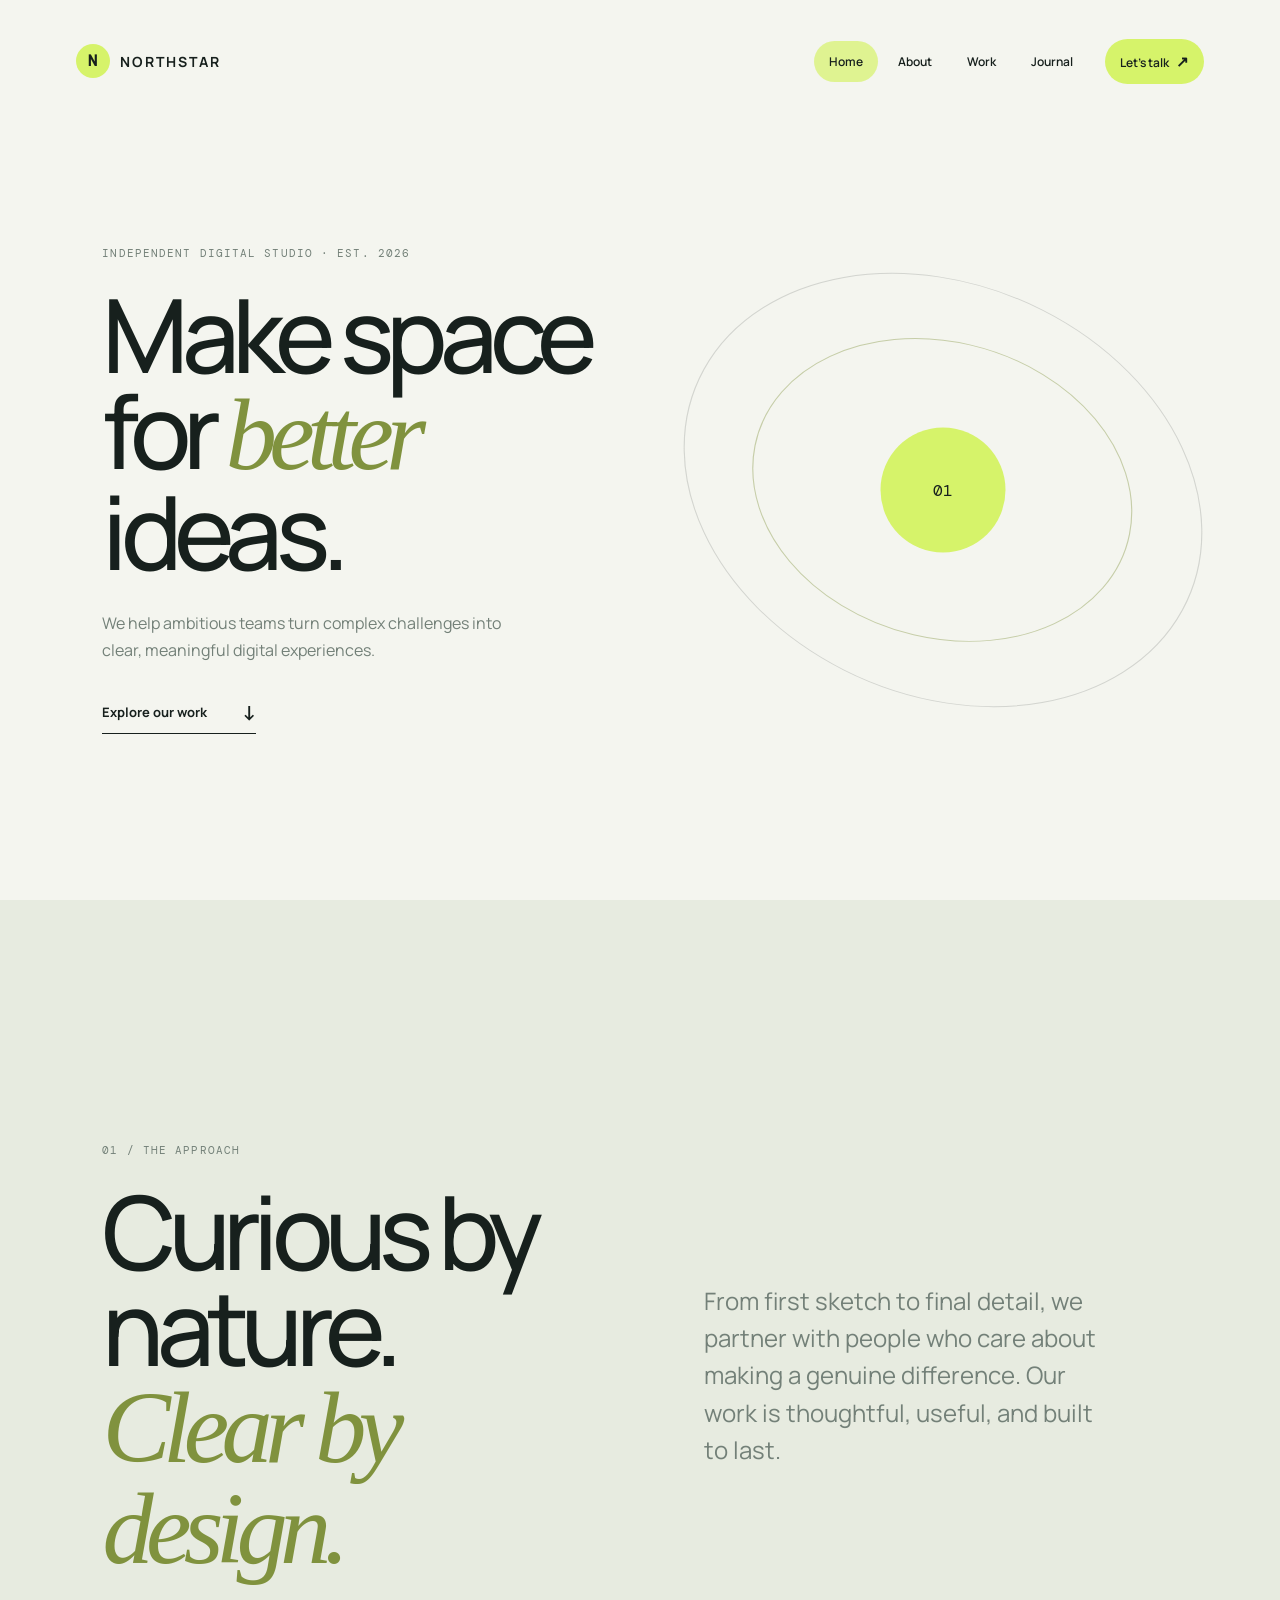
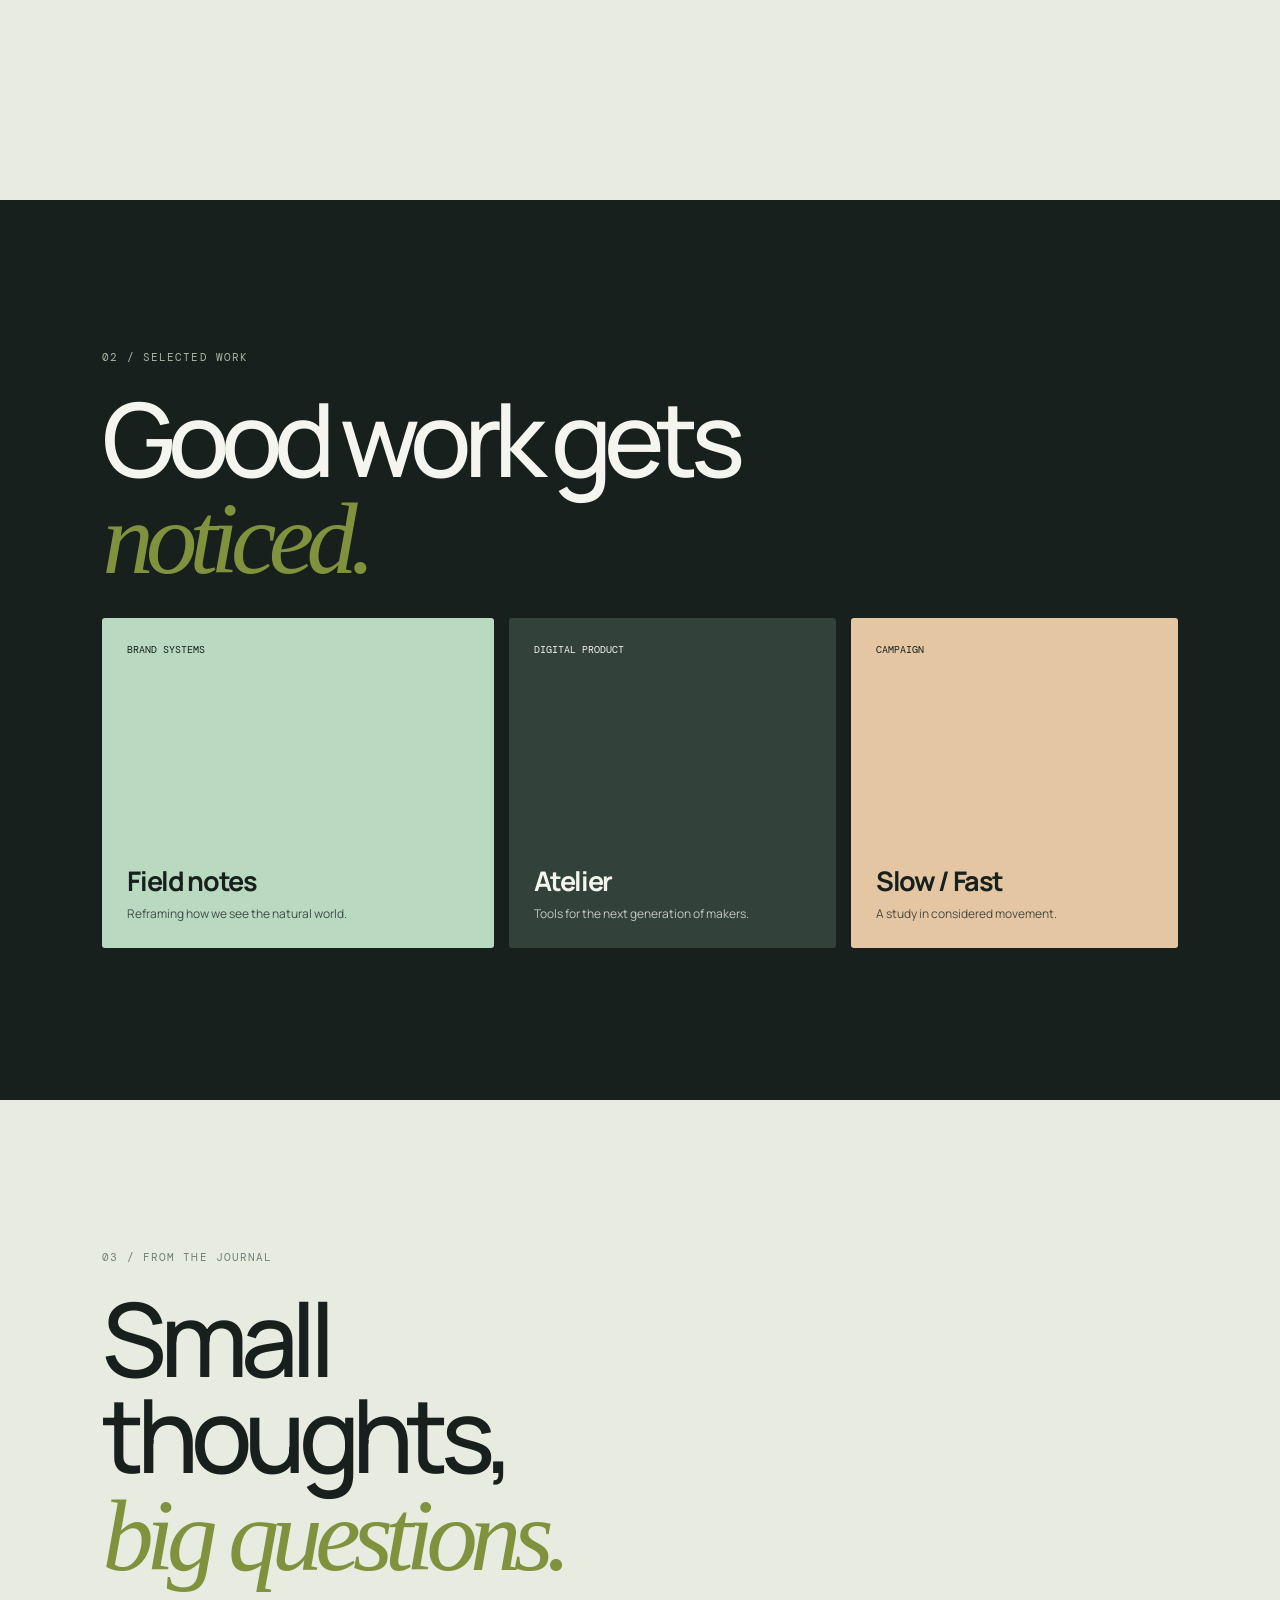
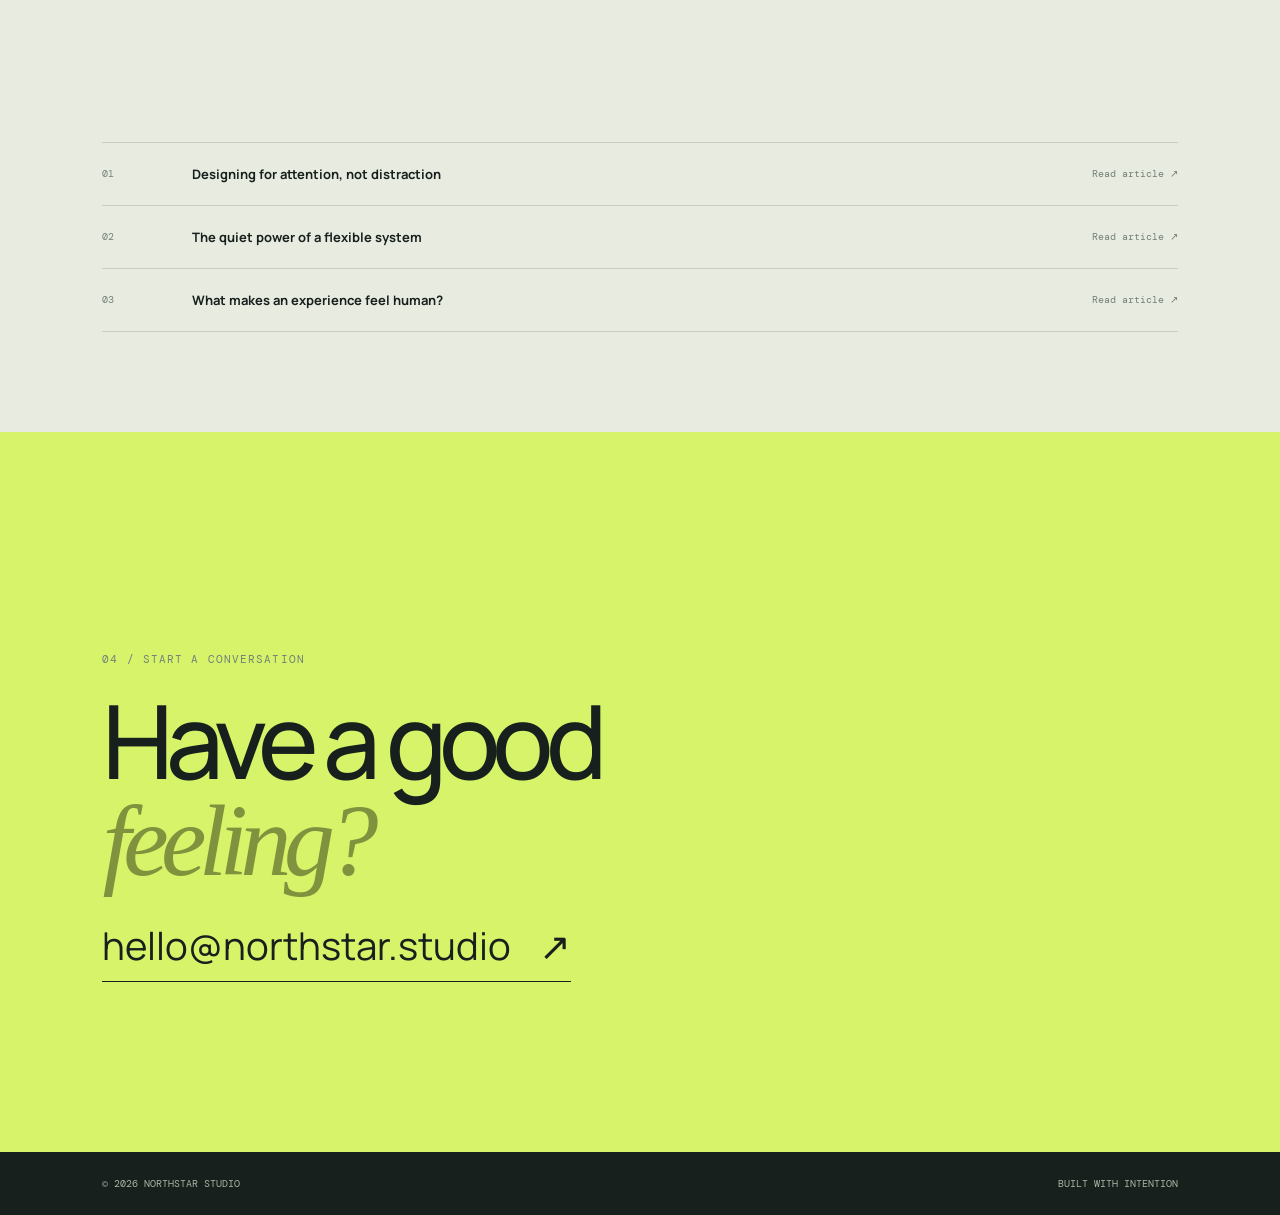
<file: PRODIGY_WD_01/index.html>
<!DOCTYPE html>
<html lang="en">
<head>
  <meta charset="UTF-8">
  <meta name="viewport" content="width=device-width, initial-scale=1.0">
  <meta name="description" content="A responsive interactive navigation menu demo.">
  <title>Northstar | Interactive Navigation</title>
  <link rel="stylesheet" href="styles.css">
</head>
<body>
  <header class="site-header" id="site-header">
    <nav class="navbar" aria-label="Main navigation">
      <a class="brand" href="#home" aria-label="Northstar home">
        <span class="brand-mark" aria-hidden="true">N</span>
        <span>northstar</span>
      </a>

      <button class="menu-toggle" type="button" aria-expanded="false" aria-controls="primary-menu">
        <span class="sr-only">Toggle navigation</span>
        <span></span>
        <span></span>
        <span></span>
      </button>

      <ul class="nav-links" id="primary-menu">
        <li><a class="nav-link active" href="#home">Home</a></li>
        <li><a class="nav-link" href="#about">About</a></li>
        <li><a class="nav-link" href="#work">Work</a></li>
        <li><a class="nav-link" href="#journal">Journal</a></li>
        <li><a class="nav-link nav-cta" href="#contact">Let's talk <span aria-hidden="true">↗</span></a></li>
      </ul>
    </nav>
  </header>

  <main>
    <section class="hero section" id="home">
      <div class="hero-copy">
        <p class="eyebrow">Independent digital studio · Est. 2026</p>
        <h1>Make space<br>for <em>better</em> ideas.</h1>
        <p class="hero-description">We help ambitious teams turn complex challenges into clear, meaningful digital experiences.</p>
        <a class="text-link" href="#work">Explore our work <span aria-hidden="true">↓</span></a>
      </div>
      <div class="hero-orbit" aria-hidden="true">
        <div class="orbit orbit-one"></div>
        <div class="orbit orbit-two"></div>
        <div class="orbit-core">01</div>
      </div>
    </section>

    <section class="section content-section" id="about">
      <div class="section-heading">
        <p class="eyebrow">01 / The approach</p>
        <h2>Curious by nature.<br><em>Clear by design.</em></h2>
      </div>
      <p class="section-lede">From first sketch to final detail, we partner with people who care about making a genuine difference. Our work is thoughtful, useful, and built to last.</p>
    </section>

    <section class="section work-section" id="work">
      <div class="section-heading">
        <p class="eyebrow">02 / Selected work</p>
        <h2>Good work gets<br><em>noticed.</em></h2>
      </div>
      <div class="project-grid">
        <article class="project-card project-card-large"><span>Brand systems</span><h3>Field notes</h3><p>Reframing how we see the natural world.</p></article>
        <article class="project-card project-card-dark"><span>Digital product</span><h3>Atelier</h3><p>Tools for the next generation of makers.</p></article>
        <article class="project-card project-card-sand"><span>Campaign</span><h3>Slow / Fast</h3><p>A study in considered movement.</p></article>
      </div>
    </section>

    <section class="section journal-section" id="journal">
      <div class="section-heading">
        <p class="eyebrow">03 / From the journal</p>
        <h2>Small thoughts,<br><em>big questions.</em></h2>
      </div>
      <div class="journal-list">
        <a href="#journal"><span>01</span><strong>Designing for attention, not distraction</strong><span>Read article ↗</span></a>
        <a href="#journal"><span>02</span><strong>The quiet power of a flexible system</strong><span>Read article ↗</span></a>
        <a href="#journal"><span>03</span><strong>What makes an experience feel human?</strong><span>Read article ↗</span></a>
      </div>
    </section>

    <section class="section contact-section" id="contact">
      <p class="eyebrow">04 / Start a conversation</p>
      <h2>Have a good<br><em>feeling?</em></h2>
      <a class="contact-link" href="mailto:hello@northstar.studio">hello@northstar.studio <span aria-hidden="true">↗</span></a>
    </section>
  </main>

  <footer class="site-footer">
    <span>© 2026 Northstar Studio</span>
    <span>Built with intention</span>
  </footer>

  <script src="script.js"></script>
</body>
</html>
</file>
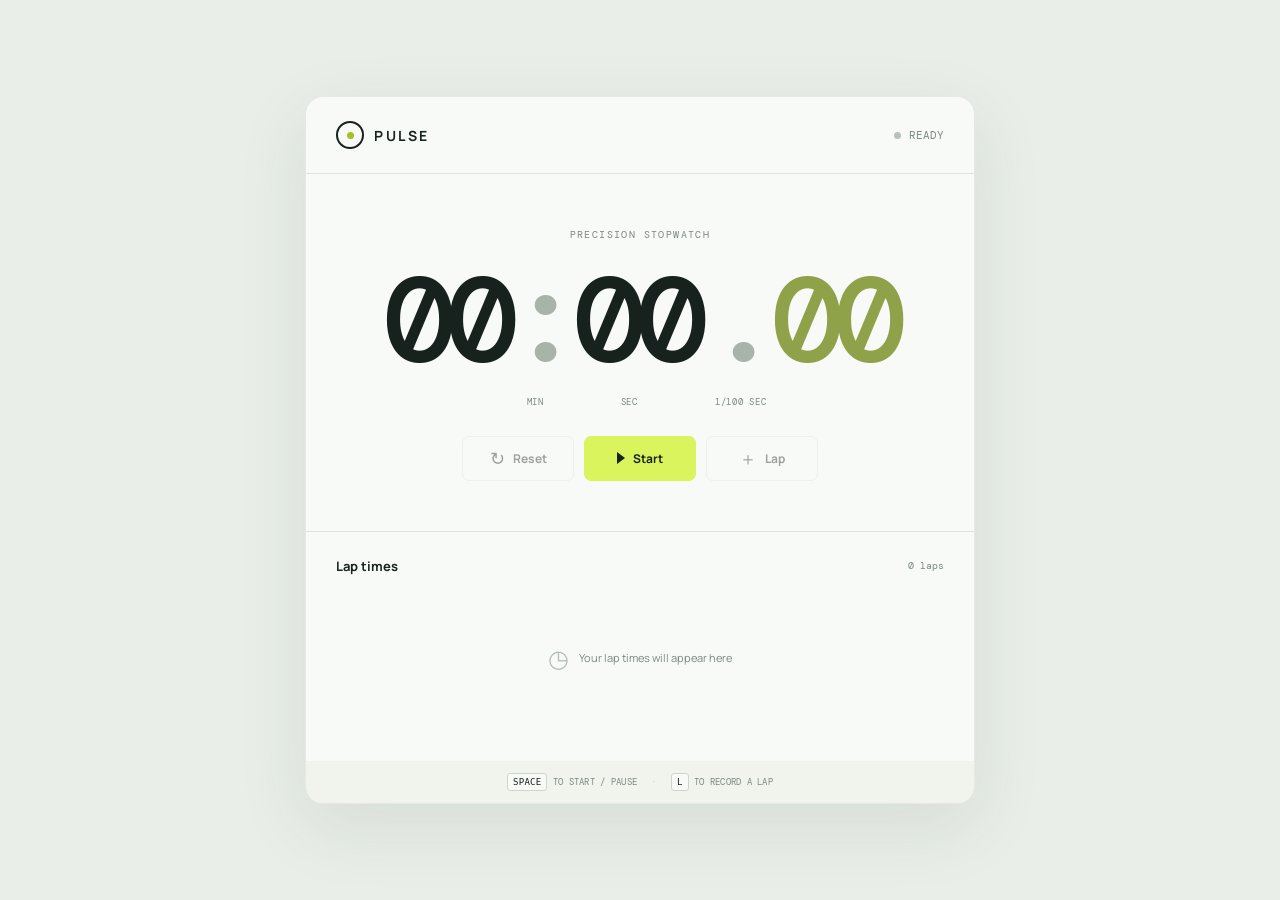
<file: PRODIGY_WD_02/index.html>
<!DOCTYPE html>
<html lang="en">
<head>
  <meta charset="UTF-8">
  <meta name="viewport" content="width=device-width, initial-scale=1.0">
  <meta name="description" content="A precision stopwatch with lap timing.">
  <title>Pulse Stopwatch</title>
  <link rel="stylesheet" href="styles.css">
</head>
<body>
  <main class="app-shell">
    <section class="stopwatch-card" aria-labelledby="page-title">
      <header class="app-header">
        <div class="brand">
          <span class="brand-icon" aria-hidden="true"><span></span></span>
          <span>pulse</span>
        </div>
        <span class="status"><span class="status-dot" aria-hidden="true"></span><span id="status-text">Ready</span></span>
      </header>

      <div class="display-area">
        <p class="eyebrow" id="page-title">Precision stopwatch</p>
        <div class="time-display" aria-live="polite" aria-atomic="true">
          <span id="minutes">00</span><span class="separator">:</span><span id="seconds">00</span><span class="separator decimal">.</span><span class="milliseconds" id="milliseconds">00</span>
        </div>
        <p class="time-label"><span>MIN</span><span>SEC</span><span>1/100 SEC</span></p>
      </div>

      <div class="controls" aria-label="Stopwatch controls">
        <button class="control-button secondary" id="reset-button" type="button" disabled>
          <span class="button-icon" aria-hidden="true">↻</span> Reset
        </button>
        <button class="control-button primary" id="start-button" type="button">
          <span class="button-icon play-icon" aria-hidden="true"></span><span id="start-label">Start</span>
        </button>
        <button class="control-button secondary" id="lap-button" type="button" disabled>
          <span class="button-icon" aria-hidden="true">＋</span> Lap
        </button>
      </div>

      <div class="laps-panel">
        <div class="laps-heading">
          <h2>Lap times</h2>
          <span id="lap-count">0 laps</span>
        </div>
        <div class="laps-empty" id="laps-empty">
          <span class="empty-icon" aria-hidden="true">◷</span>
          <p>Your lap times will appear here</p>
        </div>
        <ol class="lap-list" id="lap-list" aria-label="Recorded lap times"></ol>
      </div>

      <footer class="keyboard-hint"><kbd>SPACE</kbd> to start / pause <span>·</span> <kbd>L</kbd> to record a lap</footer>
    </section>
  </main>
  <script src="script.js"></script>
</body>
</html>
</file>
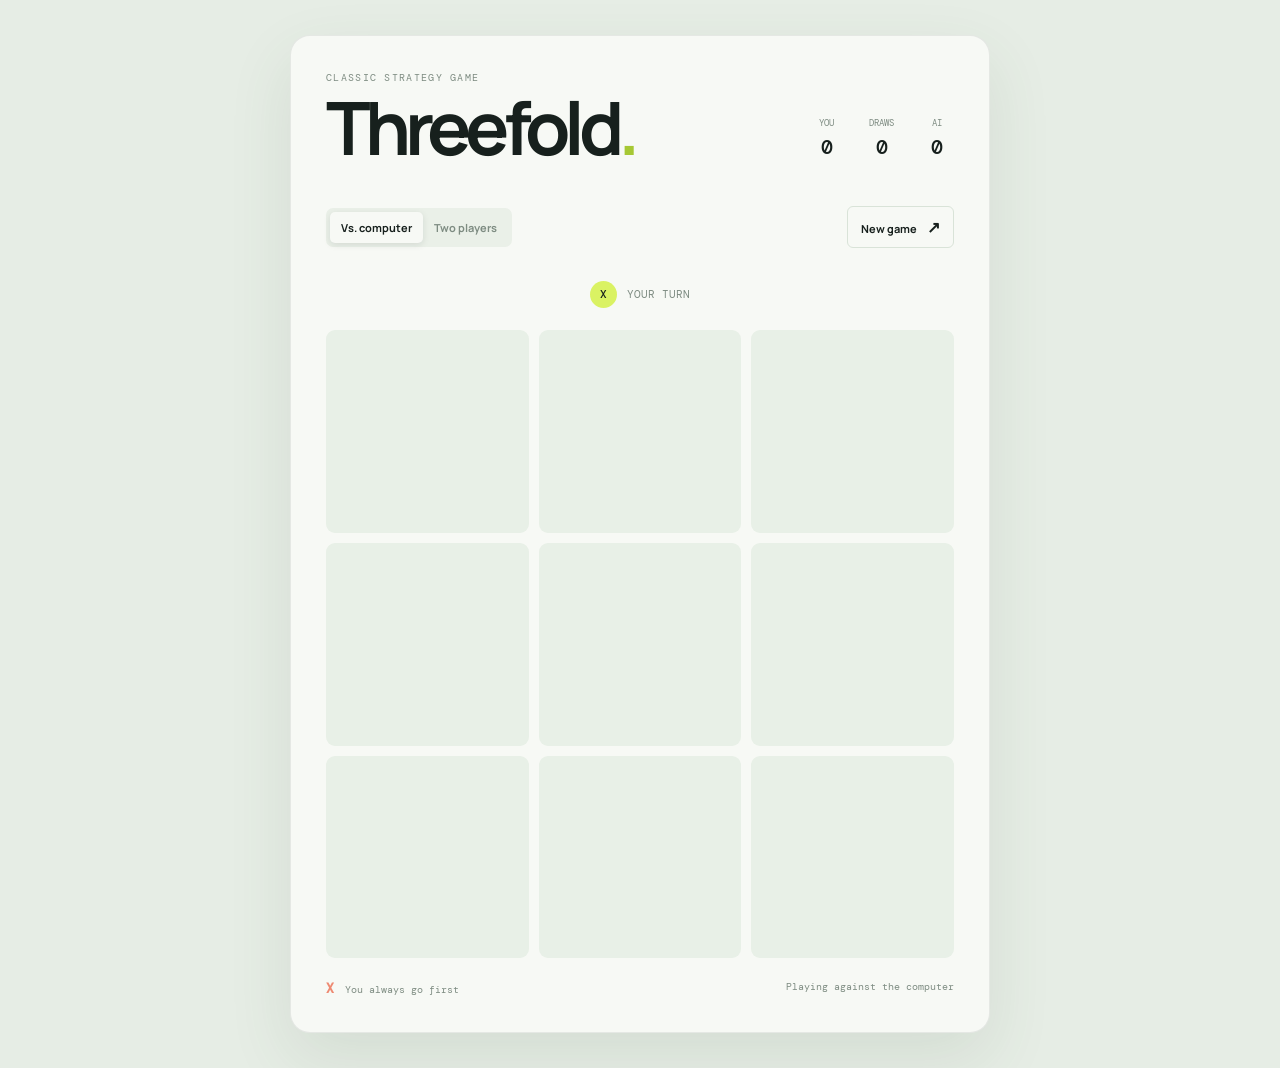
<file: PRODIGY_WD_03/index.html>
<!DOCTYPE html>
<html lang="en">
<head>
  <meta charset="UTF-8">
  <meta name="viewport" content="width=device-width, initial-scale=1.0">
  <meta name="description" content="A responsive Tic-Tac-Toe game for two players or player versus AI.">
  <title>Threefold | Tic-Tac-Toe</title>
  <link rel="stylesheet" href="styles.css">
</head>
<body>
  <main class="game-shell">
    <section class="game-card" aria-labelledby="game-title">
      <header class="game-header">
        <div>
          <p class="eyebrow">Classic strategy game</p>
          <h1 id="game-title">Threefold<span>.</span></h1>
        </div>
        <div class="scoreboard" aria-label="Scoreboard">
          <div><span class="score-label">You</span><strong id="player-score">0</strong></div>
          <div><span class="score-label">Draws</span><strong id="draw-score">0</strong></div>
          <div><span class="score-label" id="opponent-label">AI</span><strong id="opponent-score">0</strong></div>
        </div>
      </header>

      <div class="game-toolbar">
        <div class="mode-switch" role="group" aria-label="Game mode">
          <button class="mode-button active" type="button" data-mode="ai">Vs. computer</button>
          <button class="mode-button" type="button" data-mode="human">Two players</button>
        </div>
        <button class="new-game-button" id="new-game" type="button">New game <span aria-hidden="true">↗</span></button>
      </div>

      <div class="turn-banner" id="turn-banner">
        <span class="turn-marker" id="turn-marker">X</span>
        <span id="turn-message">Your turn</span>
      </div>

      <div class="board" id="board" role="grid" aria-label="Tic-Tac-Toe board">
        <button class="cell" type="button" data-index="0" role="gridcell" aria-label="Empty cell 1"></button>
        <button class="cell" type="button" data-index="1" role="gridcell" aria-label="Empty cell 2"></button>
        <button class="cell" type="button" data-index="2" role="gridcell" aria-label="Empty cell 3"></button>
        <button class="cell" type="button" data-index="3" role="gridcell" aria-label="Empty cell 4"></button>
        <button class="cell" type="button" data-index="4" role="gridcell" aria-label="Empty cell 5"></button>
        <button class="cell" type="button" data-index="5" role="gridcell" aria-label="Empty cell 6"></button>
        <button class="cell" type="button" data-index="6" role="gridcell" aria-label="Empty cell 7"></button>
        <button class="cell" type="button" data-index="7" role="gridcell" aria-label="Empty cell 8"></button>
        <button class="cell" type="button" data-index="8" role="gridcell" aria-label="Empty cell 9"></button>
      </div>

      <footer class="game-footer">
        <span><b class="legend-x">X</b> You always go first</span>
        <span id="footer-mode">Playing against the computer</span>
      </footer>
    </section>
  </main>
  <script src="script.js"></script>
</body>
</html>
</file>
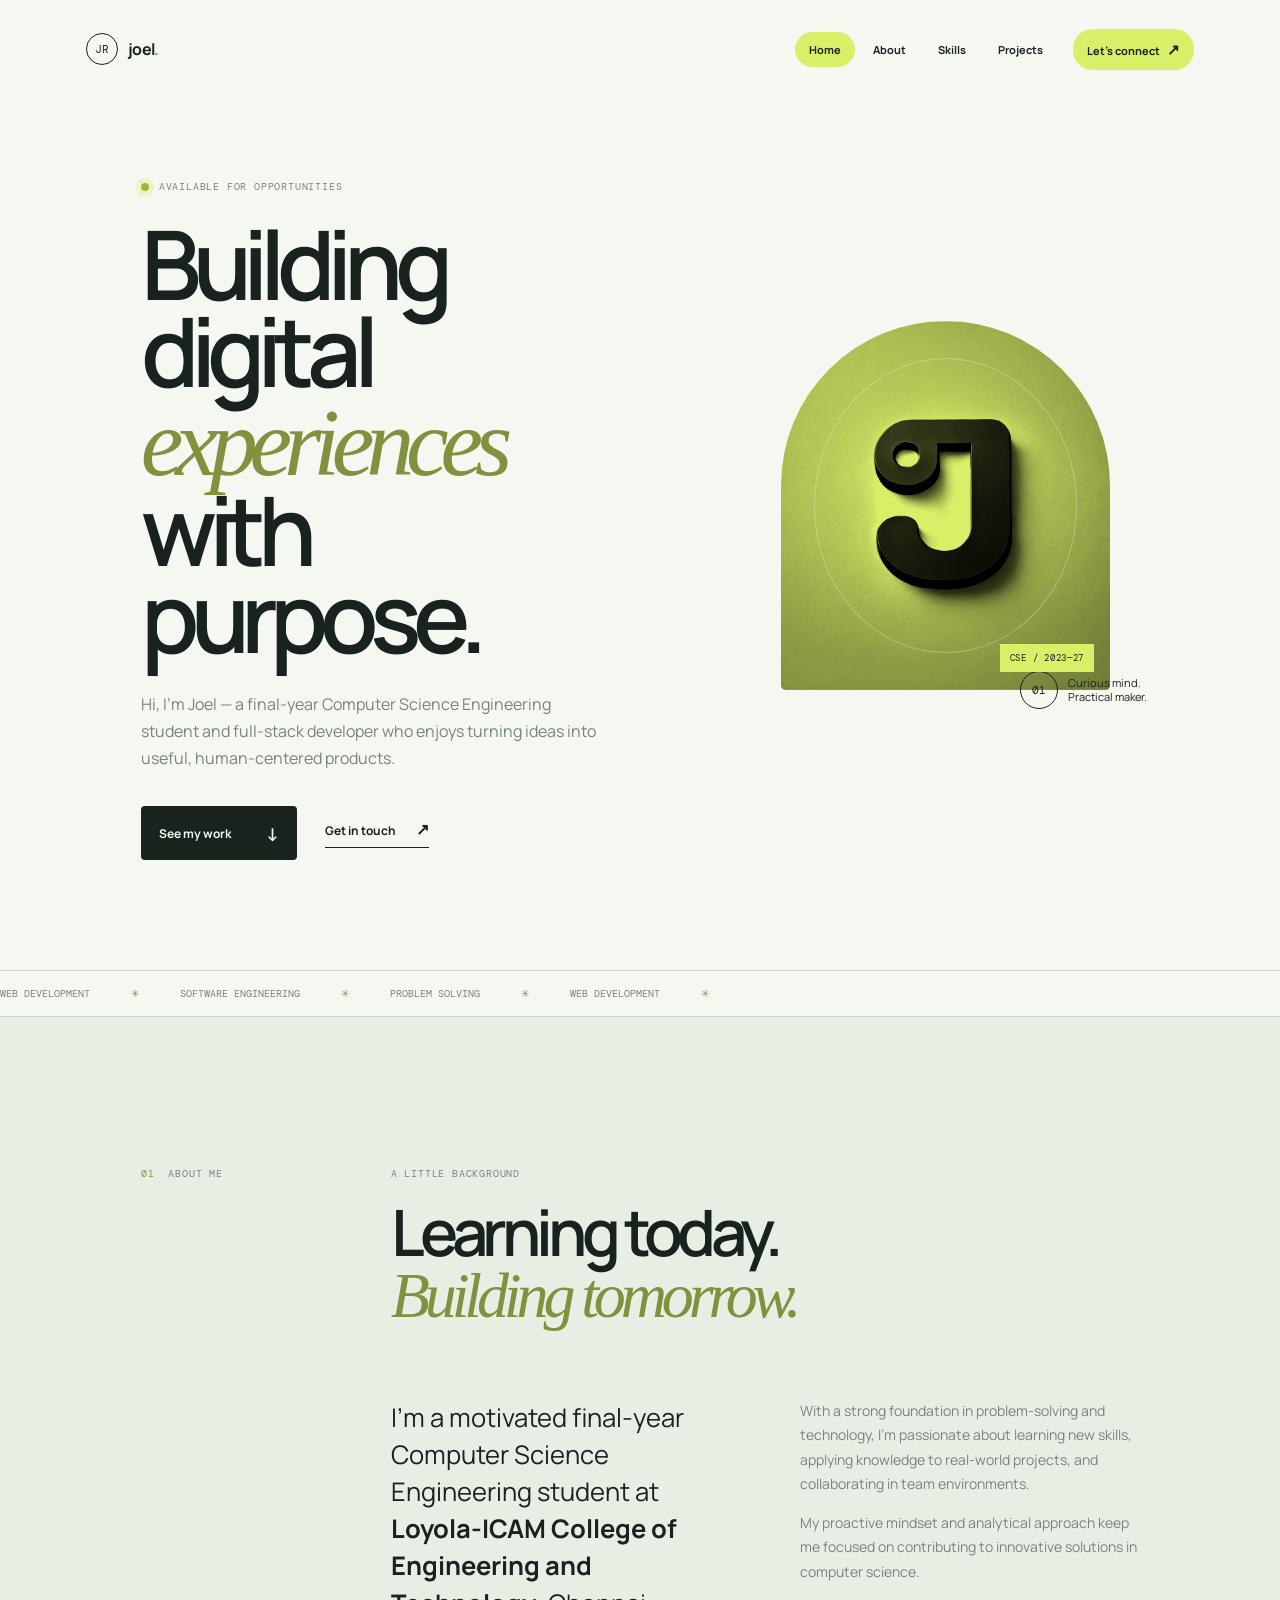
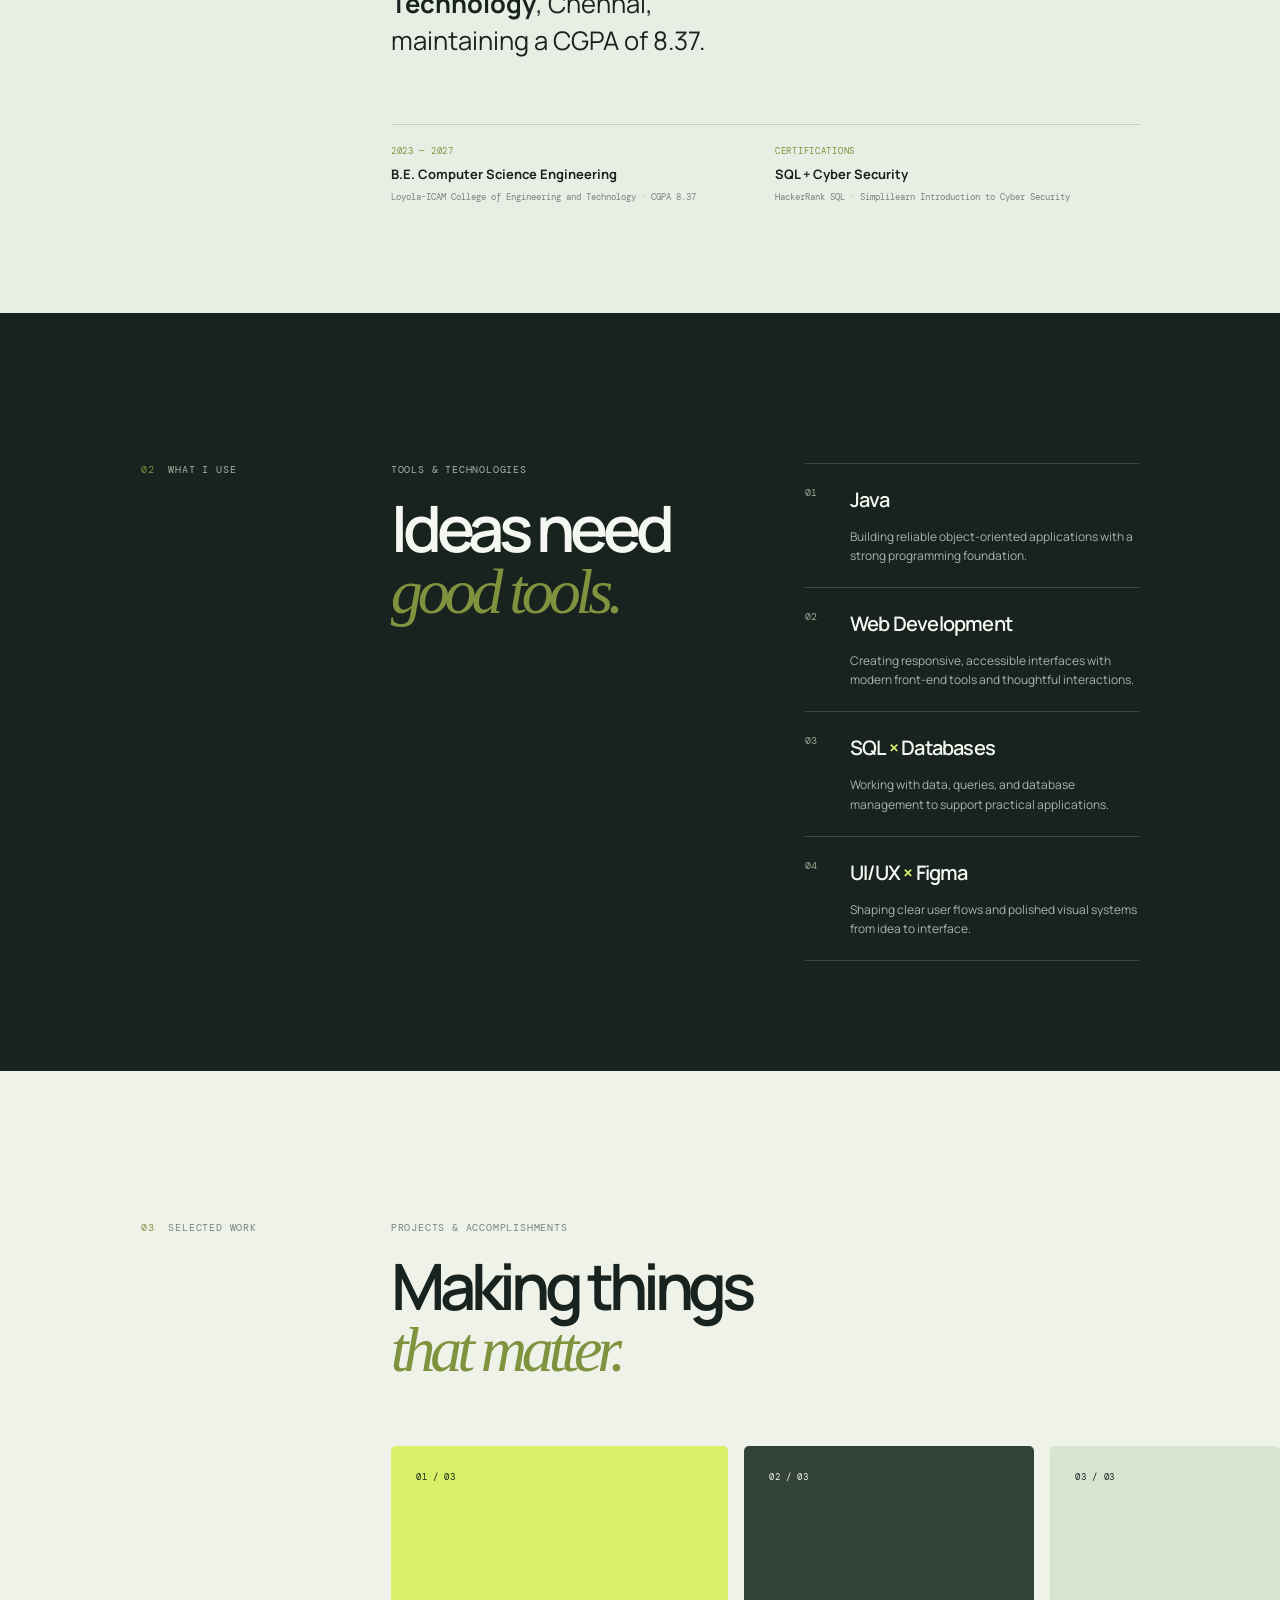
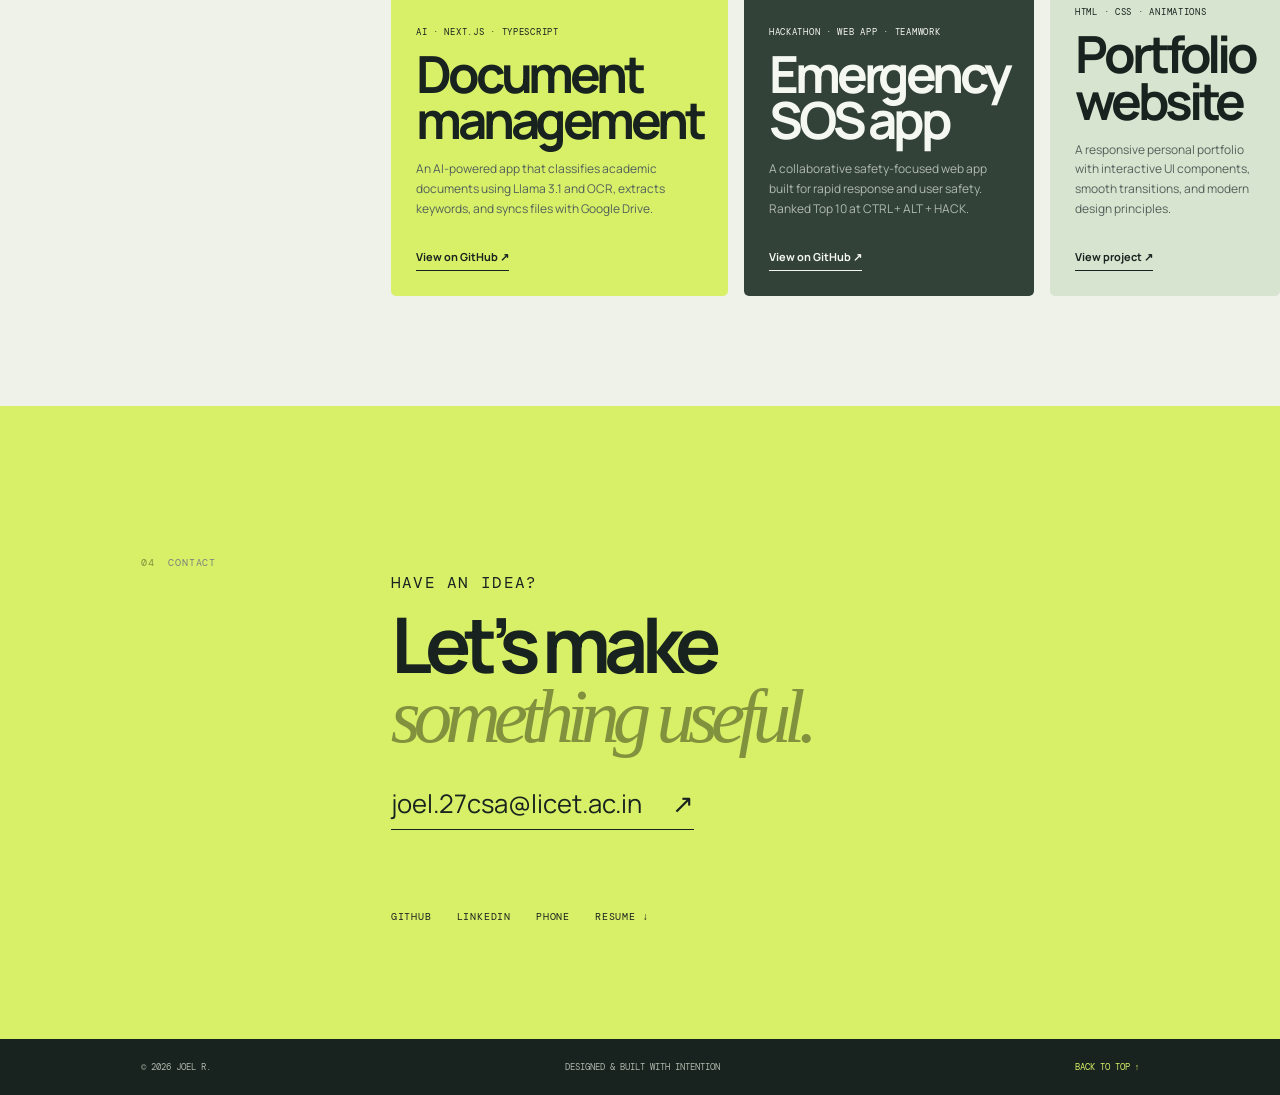
<file: PRODIGY_WD_04/index.html>
<!DOCTYPE html>
<html lang="en">
<head>
  <meta charset="UTF-8">
  <meta name="viewport" content="width=device-width, initial-scale=1.0">
  <meta name="description" content="Joel R. — Computer Science Engineering student and aspiring web developer.">
  <title>Joel R. | Developer Portfolio</title>
  <link rel="preconnect" href="https://fonts.googleapis.com">
  <link rel="preconnect" href="https://fonts.gstatic.com" crossorigin>
  <link href="https://fonts.googleapis.com/css2?family=DM+Mono:wght@400;500&family=Manrope:wght@500;600;700;800&display=swap" rel="stylesheet">
  <link rel="stylesheet" href="styles.css">
</head>
<body>
  <header class="site-header" id="top">
    <nav class="navbar" aria-label="Primary navigation">
      <a class="brand" href="#home" aria-label="Joel R. home"><span>JR</span><b>joel<span>.</span></b></a>
      <button class="menu-toggle" type="button" aria-expanded="false" aria-controls="nav-menu"><span class="sr-only">Toggle menu</span><i></i><i></i></button>
      <ul class="nav-menu" id="nav-menu">
        <li><a class="nav-link active" href="#home">Home</a></li>
        <li><a class="nav-link" href="#about">About</a></li>
        <li><a class="nav-link" href="#skills">Skills</a></li>
        <li><a class="nav-link" href="#projects">Projects</a></li>
        <li><a class="nav-link nav-contact" href="#contact">Let's connect <span>↗</span></a></li>
      </ul>
    </nav>
  </header>

  <main>
    <section class="hero section" id="home">
      <div class="hero-copy reveal">
        <p class="kicker"><span class="pulse-dot"></span> Available for opportunities</p>
        <h1>Building digital<br><em>experiences</em> with<br>purpose.</h1>
        <p class="hero-intro">Hi, I’m Joel — a final-year Computer Science Engineering student and full-stack developer who enjoys turning ideas into useful, human-centered products.</p>
        <div class="hero-actions">
          <a class="button button-dark" href="#projects">See my work <span>↓</span></a>
          <a class="text-link" href="mailto:joel.27csa@licet.ac.in">Get in touch <span>↗</span></a>
        </div>
      </div>
      <div class="hero-visual reveal">
        <div class="portrait-frame">
          <div class="portrait-glow"></div>
          <img src="image.png" alt="Joel R. portrait">
          <span class="portrait-label">CSE / 2023—27</span>
        </div>
        <div class="orbit-note"><span>01</span><p>Curious mind.<br>Practical maker.</p></div>
      </div>
    </section>

    <section class="marquee" aria-label="Areas of interest">
      <div>WEB DEVELOPMENT <span>✳</span> SOFTWARE ENGINEERING <span>✳</span> PROBLEM SOLVING <span>✳</span> WEB DEVELOPMENT <span>✳</span></div>
    </section>

    <section class="section about-section" id="about">
      <div class="section-index"><span>01</span><span>About me</span></div>
      <div class="about-content">
        <div class="section-heading"><p class="eyebrow">A little background</p><h2>Learning today.<br><em>Building tomorrow.</em></h2></div>
        <div class="about-grid">
          <p class="large-copy">I’m a motivated final-year Computer Science Engineering student at <strong>Loyola-ICAM College of Engineering and Technology</strong>, Chennai, maintaining a CGPA of 8.37.</p>
          <div class="body-copy"><p>With a strong foundation in problem-solving and technology, I’m passionate about learning new skills, applying knowledge to real-world projects, and collaborating in team environments.</p><p>My proactive mindset and analytical approach keep me focused on contributing to innovative solutions in computer science.</p></div>
        </div>
        <div class="timeline">
          <div><span>2023 — 2027</span><strong>B.E. Computer Science Engineering</strong><small>Loyola-ICAM College of Engineering and Technology · CGPA 8.37</small></div>
          <div><span>Certifications</span><strong>SQL + Cyber Security</strong><small>HackerRank SQL · Simplilearn Introduction to Cyber Security</small></div>
        </div>
      </div>
    </section>

    <section class="section skills-section" id="skills">
      <div class="section-index"><span>02</span><span>What I use</span></div>
      <div class="skills-content">
        <div class="section-heading"><p class="eyebrow">Tools & technologies</p><h2>Ideas need<br><em>good tools.</em></h2></div>
        <div class="skills-list">
          <div class="skill"><span>01</span><h3>Java</h3><p>Building reliable object-oriented applications with a strong programming foundation.</p></div>
          <div class="skill"><span>02</span><h3>Web Development</h3><p>Creating responsive, accessible interfaces with modern front-end tools and thoughtful interactions.</p></div>
          <div class="skill"><span>03</span><h3>SQL <i>×</i> Databases</h3><p>Working with data, queries, and database management to support practical applications.</p></div>
          <div class="skill"><span>04</span><h3>UI/UX <i>×</i> Figma</h3><p>Shaping clear user flows and polished visual systems from idea to interface.</p></div>
        </div>
      </div>
    </section>

    <section class="section projects-section" id="projects">
      <div class="section-index"><span>03</span><span>Selected work</span></div>
      <div class="projects-content">
        <div class="section-heading"><p class="eyebrow">Projects & accomplishments</p><h2>Making things<br><em>that matter.</em></h2></div>
        <div class="project-grid">
          <article class="project-card project-primary"><div class="project-number">01 / 03</div><div><p class="project-type">AI · Next.js · TypeScript</p><h3>Document<br>management</h3><p class="project-description">An AI-powered app that classifies academic documents using Llama 3.1 and OCR, extracts keywords, and syncs files with Google Drive.</p><a href="https://github.com/Joel-29" target="_blank" rel="noreferrer">View on GitHub ↗</a></div></article>
          <article class="project-card project-secondary"><div class="project-number">02 / 03</div><div><p class="project-type">Hackathon · Web app · Teamwork</p><h3>Emergency<br>SOS app</h3><p class="project-description">A collaborative safety-focused web app built for rapid response and user safety. Ranked Top 10 at CTRL + ALT + HACK.</p><a href="https://github.com/Joel-29" target="_blank" rel="noreferrer">View on GitHub ↗</a></div></article>
          <article class="project-card project-tertiary"><div class="project-number">03 / 03</div><div><p class="project-type">HTML · CSS · Animations</p><h3>Portfolio<br>website</h3><p class="project-description">A responsive personal portfolio with interactive UI components, smooth transitions, and modern design principles.</p><a href="https://github.com/Joel-29/Project-2" target="_blank" rel="noreferrer">View project ↗</a></div></article>
        </div>
      </div>
    </section>

    <section class="section contact-section" id="contact">
      <div class="section-index"><span>04</span><span>Contact</span></div>
      <div class="contact-content"><p class="eyebrow">Have an idea?</p><h2>Let’s make<br><em>something useful.</em></h2><a class="email-link" href="mailto:joel.27csa@licet.ac.in">joel.27csa@licet.ac.in <span>↗</span></a><div class="social-links"><a href="https://github.com/Joel-29" target="_blank" rel="noreferrer">GitHub</a><a href="https://www.linkedin.com/in/joel-r-038800296" target="_blank" rel="noreferrer">LinkedIn</a><a href="tel:6380857958">Phone</a><a href="resume.pdf" download>Resume ↓</a></div></div>
    </section>
  </main>

  <footer class="site-footer"><span>© 2026 Joel R.</span><span>Designed & built with intention</span><a href="#top">Back to top ↑</a></footer>
  <script src="script.js"></script>
</body>
</html>
</file>
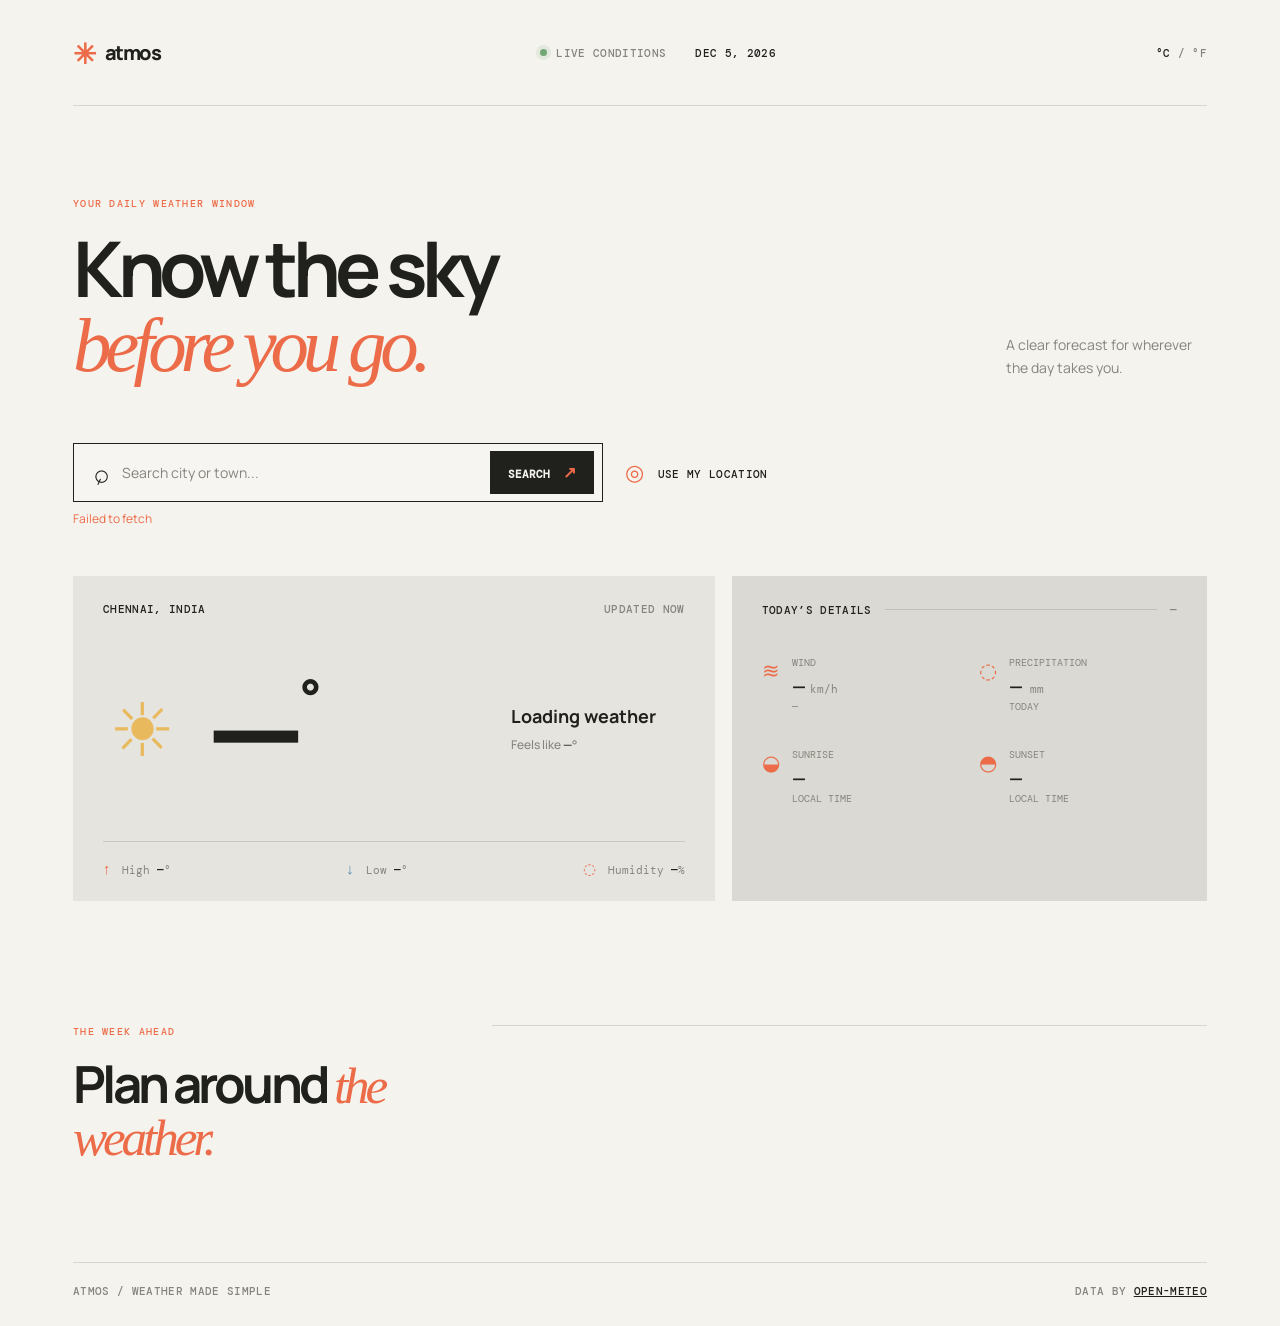
<file: PRODIGY_WD_05/index.html>
<!DOCTYPE html>
<html lang="en">
<head>
  <meta charset="UTF-8">
  <meta name="viewport" content="width=device-width, initial-scale=1.0">
  <meta name="description" content="A calm, simple weather dashboard for checking conditions anywhere.">
  <title>Atmos — Weather, at a glance</title>
  <link rel="preconnect" href="https://fonts.googleapis.com">
  <link rel="preconnect" href="https://fonts.gstatic.com" crossorigin>
  <link href="https://fonts.googleapis.com/css2?family=DM+Mono:wght@400;500&family=Manrope:wght@500;600;700;800&display=swap" rel="stylesheet">
  <link rel="stylesheet" href="styles.css">
</head>
<body>
  <div class="page-shell">
    <header class="topbar">
      <a class="brand" href="./" aria-label="Atmos home"><span class="brand-mark">✳</span><span>atmos</span></a>
      <div class="header-meta"><span class="status-dot"></span><span>Live conditions</span><span class="date" id="today"></span></div>
      <button class="unit-toggle" id="unit-toggle" type="button" aria-label="Switch to Fahrenheit">°C <span>/ °F</span></button>
    </header>

    <main>
      <section class="intro">
        <div>
          <p class="eyebrow">Your daily weather window</p>
          <h1>Know the sky<br><em>before you go.</em></h1>
        </div>
        <p class="intro-note">A clear forecast for wherever<br>the day takes you.</p>
      </section>

      <section class="search-area" aria-label="Choose a location">
        <form class="search-form" id="search-form">
          <label class="sr-only" for="location-input">Search for a city</label>
          <span class="search-icon" aria-hidden="true">⌕</span>
          <input id="location-input" type="search" placeholder="Search city or town..." autocomplete="off">
          <button type="submit">Search <span>↗</span></button>
        </form>
        <button class="location-button" id="location-button" type="button"><span>◎</span> Use my location</button>
        <p class="form-message" id="form-message" role="status"></p>
      </section>

      <section class="weather-layout" aria-live="polite">
        <article class="current-card">
          <div class="card-topline"><span id="location-label">Chennai, India</span><span id="observed-time">Updated now</span></div>
          <div class="current-main">
            <div class="weather-symbol" id="weather-symbol" aria-hidden="true">☀</div>
            <div class="temperature"><span id="temperature">—</span><sup>°</sup></div>
            <div class="condition"><strong id="condition">Loading weather</strong><span>Feels like <b id="feels-like">—</b>°</span></div>
          </div>
          <div class="current-footer">
            <span><i class="mini-icon">↑</i> High <b id="high">—</b>°</span>
            <span><i class="mini-icon down">↓</i> Low <b id="low">—</b>°</span>
            <span><i class="mini-icon">◌</i> Humidity <b id="humidity">—</b>%</span>
          </div>
        </article>

        <aside class="details-card">
          <div class="card-heading"><span>Today’s details</span><span class="line"></span><span id="day-label">—</span></div>
          <div class="detail-grid">
            <div class="detail"><span class="detail-icon">≋</span><small>Wind</small><strong><b id="wind">—</b> <small>km/h</small></strong><span id="wind-direction">—</span></div>
            <div class="detail"><span class="detail-icon">◌</span><small>Precipitation</small><strong><b id="rain">—</b><small> mm</small></strong><span>today</span></div>
            <div class="detail"><span class="detail-icon">◒</span><small>Sunrise</small><strong id="sunrise">—</strong><span>local time</span></div>
            <div class="detail"><span class="detail-icon">◓</span><small>Sunset</small><strong id="sunset">—</strong><span>local time</span></div>
          </div>
        </aside>
      </section>

      <section class="forecast-section">
        <div class="section-title"><p class="eyebrow">The week ahead</p><h2>Plan around <em>the weather.</em></h2></div>
        <div class="forecast-list" id="forecast-list"></div>
      </section>
    </main>

    <footer><span>Atmos / Weather made simple</span><span>Data by <a href="https://open-meteo.com/" target="_blank" rel="noreferrer">Open-Meteo</a></span></footer>
  </div>
  <script src="script.js"></script>
</body>
</html>
</file>
<file: PRODIGY_WD_01/styles.css>
@import url('https://fonts.googleapis.com/css2?family=DM+Mono:wght@400;500&family=Manrope:wght@400;500;600;700&display=swap');

:root {
  --ink: #17201d;
  --paper: #f4f5ef;
  --lime: #d6f36a;
  --muted: #738078;
  --line: rgba(23, 32, 29, .15);
  --nav-height: 86px;
}

* { box-sizing: border-box; }
html { scroll-behavior: smooth; }
body { margin: 0; color: var(--ink); background: var(--paper); font-family: 'Manrope', sans-serif; }
a { color: inherit; text-decoration: none; }

.site-header {
  position: fixed; z-index: 10; top: 0; width: 100%; padding: 18px 4vw;
  transition: padding .35s ease;
}
.navbar {
  display: flex; align-items: center; justify-content: space-between; min-height: var(--nav-height);
  padding: 0 24px; border: 1px solid transparent; border-radius: 50px;
  transition: background .35s ease, border-color .35s ease, box-shadow .35s ease;
}
.site-header.scrolled { padding-top: 10px; }
.site-header.scrolled .navbar {
  background: rgba(23, 32, 29, .94); border-color: rgba(255, 255, 255, .1);
  color: var(--paper); box-shadow: 0 10px 30px rgba(23, 32, 29, .15);
  backdrop-filter: blur(14px);
}
.brand { display: flex; align-items: center; gap: 10px; font-size: 14px; font-weight: 700; letter-spacing: .14em; text-transform: uppercase; }
.brand-mark { display: grid; width: 34px; height: 34px; place-items: center; border-radius: 50%; color: var(--ink); background: var(--lime); font-family: 'DM Mono', monospace; font-size: 15px; }
.nav-links { display: flex; align-items: center; gap: 5px; margin: 0; padding: 0; list-style: none; }
.nav-link { position: relative; display: block; padding: 12px 15px; border-radius: 24px; font-size: 12px; font-weight: 600; transition: color .2s ease, background .2s ease, transform .2s ease; }
.nav-link:hover, .nav-link.is-hovered { color: var(--ink); background: var(--lime); transform: translateY(-2px); }
.nav-link.active:not(.nav-cta) { color: var(--ink); background: rgba(214, 243, 106, .7); }
.nav-cta { margin-left: 12px; color: var(--ink); background: var(--lime); }
.nav-cta span { margin-left: 5px; font-size: 15px; }
.menu-toggle { display: none; border: 0; background: transparent; color: currentColor; cursor: pointer; }

.section { min-height: 100vh; padding: 150px 8vw 100px; }
.hero { display: flex; align-items: center; justify-content: space-between; gap: 60px; min-height: 100vh; padding-top: 180px; overflow: hidden; }
.hero-copy { max-width: 670px; }
.eyebrow { margin: 0 0 26px; color: var(--muted); font-family: 'DM Mono', monospace; font-size: 11px; letter-spacing: .1em; text-transform: uppercase; }
h1, h2, h3, p { margin-top: 0; }
h1, h2 { margin-bottom: 30px; font-size: clamp(3.5rem, 8vw, 8rem); font-weight: 500; letter-spacing: -.075em; line-height: .94; }
h1 em, h2 em { color: #80923e; font-family: Georgia, serif; font-weight: 400; }
.hero-description, .section-lede { max-width: 410px; margin-bottom: 34px; color: var(--muted); font-size: 16px; line-height: 1.7; }
.text-link { display: inline-flex; gap: 35px; align-items: center; padding-bottom: 8px; border-bottom: 1px solid var(--ink); font-size: 13px; font-weight: 700; }
.text-link span { font-size: 20px; transition: transform .2s ease; }
.text-link:hover span { transform: translateY(4px); }
.hero-orbit { position: relative; width: min(37vw, 470px); aspect-ratio: 1; flex: 0 0 auto; }
.orbit { position: absolute; inset: 0; border: 1px solid var(--line); border-radius: 50%; transform: rotate(-25deg) skewY(15deg); }
.orbit-two { inset: 14%; transform: rotate(65deg) skewY(-15deg); border-color: rgba(128, 146, 62, .4); }
.orbit-core { position: absolute; top: 50%; left: 50%; display: grid; width: 125px; aspect-ratio: 1; place-items: center; border-radius: 50%; color: var(--ink); background: var(--lime); font-family: 'DM Mono', monospace; transform: translate(-50%, -50%); }
.content-section, .journal-section { display: grid; grid-template-columns: 1fr 1fr; align-items: center; gap: 10vw; background: #e7ebe0; }
.section-lede { margin: 0; font-size: clamp(1.1rem, 2vw, 1.5rem); line-height: 1.55; }
.work-section { background: var(--ink); color: var(--paper); }
.work-section .eyebrow { color: #aab4a5; }
.project-grid { display: grid; grid-template-columns: 1.2fr 1fr 1fr; gap: 15px; }
.project-card { display: flex; min-height: 330px; flex-direction: column; justify-content: flex-end; padding: 25px; border-radius: 3px; background: #b9d9c0; color: var(--ink); }
.project-card-dark { background: #32423b; color: var(--paper); }
.project-card-sand { background: #e5c6a2; }
.project-card span { margin-bottom: auto; font-family: 'DM Mono', monospace; font-size: 10px; text-transform: uppercase; }
.project-card h3 { margin-bottom: 6px; font-size: 27px; letter-spacing: -.05em; }
.project-card p { margin-bottom: 0; font-size: 12px; line-height: 1.5; opacity: .75; }
.journal-list { grid-column: 1 / -1; border-top: 1px solid var(--line); }
.journal-list a { display: grid; grid-template-columns: 70px 1fr 130px; gap: 20px; align-items: center; padding: 22px 0; border-bottom: 1px solid var(--line); font-size: 13px; transition: padding .25s ease, color .25s ease; }
.journal-list a:hover { padding-left: 15px; color: #80923e; }
.journal-list a span { color: var(--muted); font-family: 'DM Mono', monospace; font-size: 10px; }
.journal-list a span:last-child { text-align: right; }
.contact-section { display: flex; min-height: 80vh; flex-direction: column; justify-content: center; background: var(--lime); }
.contact-link { width: fit-content; padding-bottom: 9px; border-bottom: 1px solid var(--ink); font-size: clamp(1.25rem, 3vw, 2.4rem); }
.contact-link span { margin-left: 20px; }
.site-footer { display: flex; justify-content: space-between; padding: 25px 8vw; background: var(--ink); color: #aab4a5; font-family: 'DM Mono', monospace; font-size: 10px; text-transform: uppercase; }
.sr-only { position: absolute; width: 1px; height: 1px; padding: 0; margin: -1px; overflow: hidden; clip: rect(0, 0, 0, 0); white-space: nowrap; border: 0; }

@media (max-width: 720px) {
  .site-header { padding: 12px 16px; }
  .navbar { min-height: 64px; padding: 0 16px; }
  .menu-toggle { display: flex; width: 36px; height: 30px; flex-direction: column; justify-content: center; gap: 5px; }
  .menu-toggle > span:not(.sr-only) { display: block; width: 22px; height: 1px; background: currentColor; }
  .nav-links { position: absolute; top: 85px; right: 16px; left: 16px; display: none; padding: 10px; border-radius: 20px; background: var(--ink); color: var(--paper); box-shadow: 0 12px 30px rgba(23, 32, 29, .2); }
  .nav-links.open { display: block; }
  .nav-link { padding: 14px 16px; }
  .nav-cta { margin: 8px 0 0; text-align: center; }
  .hero { flex-direction: column; align-items: flex-start; justify-content: center; padding-top: 140px; }
  .hero-orbit { align-self: center; width: min(70vw, 320px); }
  .section { min-height: auto; padding: 120px 8vw; }
  .content-section, .journal-section { display: block; }
  .section-lede { margin-top: 60px; }
  .project-grid { grid-template-columns: 1fr; }
  .project-card { min-height: 260px; }
  .journal-list { margin-top: 60px; }
  .journal-list a { grid-template-columns: 35px 1fr; gap: 10px; }
  .journal-list a span:last-child { grid-column: 2; text-align: left; }
  .site-footer { gap: 15px; flex-direction: column; }
}
</file>
<file: PRODIGY_WD_02/styles.css>
@import url('https://fonts.googleapis.com/css2?family=DM+Mono:wght@400;500&family=Manrope:wght@400;600;700&display=swap');

:root {
  --background: #e9eee8;
  --card: #f8faf7;
  --ink: #17211d;
  --muted: #7b8880;
  --line: #dce4dc;
  --accent: #d9f45d;
  --accent-dark: #a4c225;
}

* { box-sizing: border-box; }
body {
  min-width: 320px;
  min-height: 100vh;
  margin: 0;
  color: var(--ink);
  background: var(--background);
  font-family: 'Manrope', sans-serif;
}
button { font: inherit; }
.app-shell { display: grid; min-height: 100vh; padding: 30px 20px; place-items: center; }
.stopwatch-card {
  width: min(100%, 670px);
  overflow: hidden;
  border: 1px solid rgba(23, 33, 29, .08);
  border-radius: 18px;
  background: var(--card);
  box-shadow: 0 22px 70px rgba(48, 70, 56, .1);
}
.app-header { display: flex; align-items: center; justify-content: space-between; padding: 24px 30px; border-bottom: 1px solid var(--line); }
.brand { display: flex; align-items: center; gap: 10px; font-size: 14px; font-weight: 700; letter-spacing: .18em; text-transform: uppercase; }
.brand-icon { display: grid; width: 28px; height: 28px; place-items: center; border: 2px solid var(--ink); border-radius: 50%; }
.brand-icon span { width: 7px; height: 7px; border-radius: 50%; background: var(--accent-dark); }
.status { display: flex; align-items: center; gap: 8px; color: var(--muted); font-family: 'DM Mono', monospace; font-size: 11px; text-transform: uppercase; }
.status-dot { width: 7px; height: 7px; border-radius: 50%; background: #b8c1ba; transition: background .2s ease, box-shadow .2s ease; }
.running .status-dot { background: #82a817; box-shadow: 0 0 0 4px rgba(130, 168, 23, .15); }
.display-area { padding: 54px 30px 28px; text-align: center; }
.eyebrow { margin: 0 0 22px; color: var(--muted); font-family: 'DM Mono', monospace; font-size: 10px; letter-spacing: .14em; text-transform: uppercase; }
.time-display { font-family: 'DM Mono', monospace; font-size: clamp(3.6rem, 14vw, 7.6rem); font-weight: 500; letter-spacing: -.08em; line-height: .95; }
.separator { color: #a8b4a9; }
.decimal { margin-left: 8px; }
.milliseconds { color: #8fa249; }
.time-label { display: flex; justify-content: center; gap: clamp(41px, 9vw, 77px); margin: 17px 0 0 13px; color: var(--muted); font-family: 'DM Mono', monospace; font-size: 9px; letter-spacing: .08em; }
.controls { display: flex; justify-content: center; gap: 10px; padding: 0 30px 50px; }
.control-button { display: inline-flex; min-width: 112px; align-items: center; justify-content: center; gap: 8px; padding: 13px 18px; border: 1px solid var(--line); border-radius: 7px; color: var(--ink); background: transparent; cursor: pointer; font-size: 12px; font-weight: 700; transition: transform .2s ease, background .2s ease, border-color .2s ease, opacity .2s ease; }
.control-button:hover:not(:disabled) { transform: translateY(-2px); border-color: #bac9b7; }
.control-button:focus-visible { outline: 3px solid rgba(164, 194, 37, .45); outline-offset: 3px; }
.control-button.primary { border-color: var(--accent); background: var(--accent); }
.control-button.primary:hover:not(:disabled) { border-color: #c7e247; background: #e1f976; }
.control-button:disabled { cursor: not-allowed; opacity: .4; }
.button-icon { font-size: 18px; font-weight: 400; line-height: 12px; }
.play-icon { width: 0; height: 0; border-top: 6px solid transparent; border-bottom: 6px solid transparent; border-left: 8px solid var(--ink); }
.pause-icon { display: inline-flex; width: 10px; height: 13px; border-right: 3px solid var(--ink); border-left: 3px solid var(--ink); }
.laps-panel { min-height: 230px; padding: 25px 30px 30px; border-top: 1px solid var(--line); }
.laps-heading { display: flex; align-items: center; justify-content: space-between; margin-bottom: 18px; }
.laps-heading h2 { margin: 0; font-size: 13px; font-weight: 700; }
.laps-heading span { color: var(--muted); font-family: 'DM Mono', monospace; font-size: 10px; }
.laps-empty { display: flex; min-height: 130px; align-items: center; justify-content: center; gap: 10px; color: var(--muted); font-size: 11px; }
.empty-icon { color: #b4c0b5; font-size: 24px; }
.laps-empty p { margin: 0; }
.lap-list { max-height: 215px; margin: 0; padding: 0; overflow-y: auto; list-style: none; }
.lap-row { display: grid; grid-template-columns: 1fr 1fr; padding: 13px 10px; border-top: 1px solid var(--line); font-family: 'DM Mono', monospace; font-size: 12px; }
.lap-row:first-child { color: var(--accent-dark); }
.lap-row span:last-child { text-align: right; }
.keyboard-hint { padding: 15px 20px; color: var(--muted); background: #f0f4ed; font-family: 'DM Mono', monospace; font-size: 9px; letter-spacing: .03em; text-align: center; text-transform: uppercase; }
kbd { padding: 3px 5px; border: 1px solid #cbd7ca; border-radius: 3px; color: var(--ink); background: var(--card); font-size: 9px; }
.keyboard-hint span { margin: 0 9px; color: #bdc7be; }

@media (max-width: 500px) {
  .app-shell { padding: 0; }
  .stopwatch-card { min-height: 100vh; border: 0; border-radius: 0; }
  .app-header { padding: 22px 20px; }
  .display-area { padding: 70px 15px 35px; }
  .controls { padding: 0 15px 50px; }
  .control-button { min-width: 0; flex: 1; padding: 13px 8px; }
  .laps-panel { padding-right: 20px; padding-left: 20px; }
  .keyboard-hint { line-height: 2; }
}
</file>
<file: PRODIGY_WD_03/styles.css>
@import url('https://fonts.googleapis.com/css2?family=DM+Mono:wght@400;500&family=Manrope:wght@500;600;700&display=swap');

:root {
  --ink: #17201d;
  --paper: #f7f9f5;
  --background: #e6ede5;
  --line: #d9e3d8;
  --muted: #7e8c82;
  --lime: #daf263;
  --coral: #ee8a72;
  --blue: #6d9bb7;
}

* { box-sizing: border-box; }
body { min-width: 320px; min-height: 100vh; margin: 0; color: var(--ink); background: var(--background); font-family: 'Manrope', sans-serif; }
button { font: inherit; }
.game-shell { display: grid; min-height: 100vh; padding: 35px 18px; place-items: center; }
.game-card { width: min(100%, 700px); padding: 35px; border: 1px solid rgba(23, 32, 29, .08); border-radius: 20px; background: var(--paper); box-shadow: 0 25px 65px rgba(61, 89, 65, .11); }
.game-header { display: flex; align-items: flex-end; justify-content: space-between; gap: 20px; }
.eyebrow { margin: 0 0 10px; color: var(--muted); font-family: 'DM Mono', monospace; font-size: 10px; letter-spacing: .13em; text-transform: uppercase; }
h1 { margin: 0; font-size: clamp(2.6rem, 7vw, 4.6rem); letter-spacing: -.08em; line-height: .9; }
h1 span { color: #a6c834; }
.scoreboard { display: flex; align-items: flex-end; gap: 20px; }
.scoreboard div { min-width: 35px; text-align: center; }
.score-label { display: block; margin-bottom: 5px; color: var(--muted); font-family: 'DM Mono', monospace; font-size: 9px; text-transform: uppercase; }
.scoreboard strong { font-family: 'DM Mono', monospace; font-size: 20px; font-weight: 500; }
.game-toolbar { display: flex; align-items: center; justify-content: space-between; gap: 15px; margin: 46px 0 25px; }
.mode-switch { display: flex; padding: 4px; border-radius: 7px; background: #eaf0e8; }
.mode-button { padding: 8px 11px; border: 0; border-radius: 5px; color: var(--muted); background: transparent; cursor: pointer; font-size: 11px; font-weight: 700; }
.mode-button.active { color: var(--ink); background: var(--paper); box-shadow: 0 2px 7px rgba(23, 32, 29, .1); }
.new-game-button { padding: 9px 13px; border: 1px solid var(--line); border-radius: 6px; color: var(--ink); background: transparent; cursor: pointer; font-size: 11px; font-weight: 700; }
.new-game-button:hover, .mode-button:hover { color: #72901e; }
.new-game-button span { margin-left: 8px; font-size: 16px; }
.turn-banner { display: flex; align-items: center; justify-content: center; gap: 10px; min-height: 42px; margin-bottom: 15px; color: var(--muted); font-family: 'DM Mono', monospace; font-size: 11px; text-transform: uppercase; }
.turn-marker { display: grid; width: 27px; height: 27px; place-items: center; border-radius: 50%; color: var(--ink); background: var(--lime); font-weight: 500; }
.board { display: grid; grid-template-columns: repeat(3, 1fr); gap: 10px; }
.cell { display: grid; aspect-ratio: 1; place-items: center; border: 0; border-radius: 9px; color: var(--ink); background: #e8f0e7; cursor: pointer; font-family: 'DM Mono', monospace; font-size: clamp(3rem, 11vw, 5.3rem); font-weight: 400; line-height: 1; transition: background .2s ease, transform .2s ease; }
.cell:hover:not(:disabled) { background: #dfead9; transform: scale(.98); }
.cell:focus-visible { outline: 3px solid rgba(166, 200, 52, .7); outline-offset: 3px; }
.cell:disabled { cursor: default; }
.cell.x { color: var(--coral); }
.cell.o { color: var(--blue); }
.cell.winner { color: var(--ink); background: var(--lime); animation: winner .5s ease; }
.game-footer { display: flex; justify-content: space-between; gap: 15px; margin-top: 22px; color: var(--muted); font-family: 'DM Mono', monospace; font-size: 10px; }
.legend-x { margin-right: 5px; color: var(--coral); font-size: 13px; }
@keyframes winner { 50% { transform: scale(1.05); } }
@media (max-width: 530px) {
  .game-card { padding: 25px 18px 20px; }
  .game-header { align-items: flex-start; flex-direction: column; }
  .scoreboard { align-self: stretch; justify-content: flex-end; }
  .game-toolbar { align-items: stretch; flex-direction: column; margin-top: 35px; }
  .mode-switch { justify-content: center; }
  .new-game-button { width: 100%; }
  .game-footer { flex-direction: column; line-height: 1.5; }
}
</file>
<file: PRODIGY_WD_04/styles.css>
:root{--ink:#18221e;--paper:#f5f7f1;--lime:#d8ef68;--olive:#81923e;--muted:#78847c;--line:rgba(24,34,30,.16);--dark:#18221e}
*{box-sizing:border-box}html{scroll-behavior:smooth}body{margin:0;color:var(--ink);background:var(--paper);font-family:'Manrope',sans-serif}a{color:inherit;text-decoration:none}.site-header{position:fixed;z-index:10;top:0;width:100%;padding:18px 5vw;transition:.3s}.navbar{display:flex;align-items:center;justify-content:space-between;min-height:62px;padding:0 21px;border:1px solid transparent;border-radius:40px;transition:.3s}.site-header.scrolled .navbar{color:var(--paper);background:rgba(24,34,30,.94);border-color:rgba(255,255,255,.1);box-shadow:0 10px 30px #18221e1f;backdrop-filter:blur(14px)}.brand{display:flex;align-items:center;gap:10px}.brand>span{display:grid;width:32px;height:32px;place-items:center;border:1px solid currentColor;border-radius:50%;font-family:'DM Mono';font-size:11px}.brand b{font-size:16px;letter-spacing:-.04em}.brand b span{color:var(--olive)}.nav-menu{display:flex;align-items:center;gap:4px;margin:0;padding:0;list-style:none}.nav-link{display:block;padding:10px 14px;border-radius:20px;font-size:11px;font-weight:700;transition:.2s}.nav-link:hover,.nav-link.active{color:var(--ink);background:var(--lime)}.nav-contact{margin-left:12px;background:var(--lime);color:var(--ink)}.nav-contact span{font-size:15px;margin-left:5px}.menu-toggle{display:none;background:none;border:0;color:currentColor}.section{padding:150px 11vw 110px}.hero{display:flex;align-items:center;justify-content:space-between;gap:70px;min-height:100vh;padding-top:170px;overflow:hidden}.hero-copy{max-width:700px}.kicker,.eyebrow,.project-type,.section-index,.portrait-label,.timeline span,.timeline small,.project-number,.social-links{font-family:'DM Mono',monospace;text-transform:uppercase;letter-spacing:.08em}.kicker{display:flex;align-items:center;gap:10px;color:var(--muted);font-size:10px}.pulse-dot{width:8px;height:8px;border-radius:50%;background:#9db933;box-shadow:0 0 0 5px #d8ef684f}.hero h1{margin:27px 0 30px;font-size:clamp(3.3rem,7.5vw,7.5rem);letter-spacing:-.085em;line-height:.91;font-weight:600}.hero h1 em,h2 em{color:var(--olive);font-family:Georgia,serif;font-weight:400}.hero-intro{max-width:460px;color:var(--muted);font-size:16px;line-height:1.7}.hero-actions{display:flex;align-items:center;gap:28px;margin-top:34px}.button{display:inline-flex;align-items:center;gap:35px;padding:15px 18px;border-radius:4px;font-size:12px;font-weight:700}.button-dark{color:var(--paper);background:var(--dark)}.button-dark span{font-size:18px}.text-link{padding-bottom:7px;border-bottom:1px solid var(--ink);font-size:12px;font-weight:700}.text-link span{margin-left:18px;font-size:16px}.hero-visual{position:relative;width:min(33vw,390px);min-width:280px;aspect-ratio:1}.portrait-frame{position:relative;width:85%;height:95%;margin:0 auto;overflow:hidden;border-radius:180px 180px 5px 5px;background:var(--lime)}.portrait-frame img{width:100%;height:100%;object-fit:cover;object-position:center;mix-blend-mode:multiply;filter:grayscale(1) contrast(1.1)}.portrait-glow{position:absolute;inset:10%;z-index:1;border:1px solid #f5f7f14d;border-radius:50%;pointer-events:none}.portrait-label{position:absolute;right:16px;bottom:18px;z-index:2;padding:8px 10px;color:var(--ink);background:var(--lime);font-size:9px}.orbit-note{position:absolute;right:-8px;bottom:0;display:flex;align-items:center;gap:10px;font-size:11px}.orbit-note span{display:grid;width:38px;height:38px;place-items:center;border:1px solid var(--ink);border-radius:50%;font-family:'DM Mono'}.orbit-note p{margin:0;line-height:1.3}.marquee{overflow:hidden;padding:16px 0;border-top:1px solid var(--line);border-bottom:1px solid var(--line);color:var(--muted);font-family:'DM Mono';font-size:10px;white-space:nowrap}.marquee div{animation:marquee 25s linear infinite}.marquee span{padding:0 35px;color:var(--olive)}@keyframes marquee{to{transform:translateX(-25%)}}.about-section,.skills-section,.projects-section,.contact-section{display:grid;grid-template-columns:180px 1fr;gap:70px}.section-index{display:flex;gap:14px;align-items:flex-start;color:var(--muted);font-size:10px}.section-index span:first-child{color:var(--olive)}.section-heading .eyebrow{margin:0 0 22px;color:var(--muted);font-size:10px}.section-heading h2{margin:0;font-size:clamp(2.7rem,5vw,5.4rem);letter-spacing:-.08em;line-height:.95;font-weight:600}.about-section{background:#e7eee4}.about-grid{display:grid;grid-template-columns:1fr 1fr;gap:70px;margin-top:72px}.large-copy{margin:0;font-size:clamp(1.2rem,2vw,1.6rem);line-height:1.45}.large-copy strong{font-weight:700}.body-copy{color:var(--muted);font-size:14px;line-height:1.75}.body-copy p{margin:0 0 14px}.timeline{display:grid;grid-template-columns:1fr 1fr;gap:20px;margin-top:65px;padding-top:20px;border-top:1px solid var(--line)}.timeline div{display:grid;gap:8px}.timeline span{color:var(--olive);font-size:9px}.timeline strong{font-size:13px}.timeline small{color:var(--muted);font-size:9px;text-transform:none;letter-spacing:0}.skills-section{background:var(--dark);color:var(--paper)}.skills-section .section-index,.skills-section .eyebrow{color:#a8b3a8}.skills-content{display:grid;grid-template-columns:1fr 1fr;gap:80px}.skills-list{border-top:1px solid #ffffff29}.skill{display:grid;grid-template-columns:35px 1fr;gap:10px;padding:22px 0;border-bottom:1px solid #ffffff29}.skill>span{color:#99aa95;font-family:'DM Mono';font-size:10px}.skill h3{grid-column:2;margin:0;font-size:20px;letter-spacing:-.04em;font-weight:600}.skill h3 i{color:var(--lime);font-style:normal}.skill p{grid-column:2;margin:4px 0 0;color:#aab4aa;font-size:12px;line-height:1.6}.projects-section{background:#eef2e9}.projects-content>.section-heading{margin-bottom:65px}.project-grid{display:grid;grid-template-columns:1fr 1fr;gap:16px}.project-card{display:flex;min-height:450px;flex-direction:column;justify-content:space-between;padding:25px;border-radius:5px}.project-primary{background:var(--lime)}.project-secondary{color:var(--paper);background:#334239}.project-number{font-size:9px}.project-card h3{margin:12px 0 17px;font-size:clamp(2.2rem,4vw,3.8rem);letter-spacing:-.08em;line-height:.9}.project-type{font-size:9px}.project-description{max-width:290px;color:#52605a;font-size:12px;line-height:1.65}.project-secondary .project-description{color:#b0bab0}.project-card a{display:inline-block;margin-top:18px;padding-bottom:6px;border-bottom:1px solid currentColor;font-size:11px;font-weight:700}.contact-section{background:var(--lime)}.contact-content h2{margin:0 0 35px;font-size:clamp(3rem,6vw,6.5rem);letter-spacing:-.09em;line-height:.9}.email-link{display:inline-block;padding-bottom:8px;border-bottom:1px solid var(--ink);font-size:clamp(1.1rem,2vw,1.7rem)}.email-link span{margin-left:25px}.social-links{display:flex;gap:25px;margin-top:80px;font-size:10px}.social-links a{padding-bottom:5px;border-bottom:1px solid transparent}.social-links a:hover{border-color:var(--ink)}.site-footer{display:flex;justify-content:space-between;padding:22px 11vw;background:var(--dark);color:#aeb8ad;font-family:'DM Mono';font-size:9px;text-transform:uppercase}.site-footer a{color:var(--lime)}.sr-only{position:absolute;width:1px;height:1px;overflow:hidden;clip:rect(0,0,0,0)}.reveal{animation:rise .8s ease both}@keyframes rise{from{opacity:0;transform:translateY(25px)}to{opacity:1;transform:none}}@media(max-width:760px){.site-header{padding:12px 16px}.navbar{min-height:58px;padding:0 15px}.menu-toggle{display:flex;flex-direction:column;gap:5px}.menu-toggle i{display:block;width:23px;height:1px;background:currentColor}.nav-menu{position:absolute;top:78px;right:16px;left:16px;display:none;padding:10px;border-radius:16px;color:var(--paper);background:var(--dark)}.nav-menu.open{display:block}.nav-link{padding:13px 14px}.nav-contact{margin:8px 0 0;text-align:center}.section{padding:110px 8vw 80px}.hero{display:block;padding-top:145px}.hero-visual{width:min(75vw,350px);margin:70px auto 0}.about-section,.skills-section,.projects-section,.contact-section{display:block}.section-index{margin-bottom:55px}.about-grid,.skills-content{display:block}.body-copy{margin-top:30px}.timeline{grid-template-columns:1fr;margin-top:45px}.skills-list{margin-top:55px}.project-grid{grid-template-columns:1fr}.project-card{min-height:350px}.social-links{flex-wrap:wrap;margin-top:55px}.site-footer{flex-direction:column;gap:15px;padding:22px 8vw}}

.project-grid{grid-template-columns:repeat(3,1fr)}
.project-tertiary{background:#d7e4d0}
@media(max-width:900px){.project-grid{grid-template-columns:1fr 1fr}}
@media(max-width:760px){.project-grid{grid-template-columns:1fr}}
</file>
<file: PRODIGY_WD_05/styles.css>
:root {
  --ink: #20201d;
  --muted: #85847d;
  --paper: #f5f3ee;
  --card: #e6e4de;
  --line: rgba(32, 32, 29, .14);
  --accent: #ec6b48;
  --yellow: #e9b95e;
  --blue: #568baf;
}
* { box-sizing: border-box; }
body { margin: 0; background: var(--paper); color: var(--ink); font-family: Manrope, sans-serif; }
.page-shell { max-width: 1280px; margin: auto; padding: 0 5.7vw; overflow: hidden; }
.topbar { height: 106px; display: flex; align-items: center; justify-content: space-between; border-bottom: 1px solid var(--line); }
.brand { display: flex; gap: 10px; align-items: center; color: var(--ink); text-decoration: none; font-size: 20px; font-weight: 800; letter-spacing: -.07em; }
.brand-mark { color: var(--accent); font-size: 28px; line-height: 0; }
.header-meta, .unit-toggle, .card-topline, .card-heading, footer, .location-button { color: var(--muted); font: 500 11px "DM Mono", monospace; letter-spacing: .03em; text-transform: uppercase; }
.header-meta { display: flex; align-items: center; gap: 9px; }
.status-dot { width: 7px; height: 7px; border-radius: 50%; background: #72a775; box-shadow: 0 0 0 4px rgba(114, 167, 117, .14); }
.date { margin-left: 20px; color: var(--ink); }
.unit-toggle { background: none; border: 0; color: var(--ink); cursor: pointer; padding: 10px 0; }
.unit-toggle span { color: var(--muted); }
.intro { display: flex; justify-content: space-between; align-items: end; padding: 91px 0 59px; }
.eyebrow { margin: 0 0 21px; color: var(--accent); font: 500 10px "DM Mono", monospace; letter-spacing: .13em; text-transform: uppercase; }
h1, h2 { font-size: clamp(42px, 6vw, 78px); line-height: .97; letter-spacing: -.07em; margin: 0; font-weight: 700; }
h1 em, h2 em { color: var(--accent); font-family: Georgia, serif; font-weight: 400; letter-spacing: -.08em; }
.intro-note { color: var(--muted); font-size: 14px; line-height: 1.65; margin: 0 1.2vw 5px 0; }
.search-area { display: flex; align-items: center; gap: 12px; position: relative; }
.search-form { display: flex; align-items: center; width: min(530px, 100%); border: 1px solid var(--ink); height: 59px; padding: 0 8px 0 18px; background: rgba(255,255,255,.18); }
.search-icon { font-size: 27px; transform: rotate(-20deg); margin-right: 12px; }
.search-form input { border: 0; outline: 0; background: transparent; min-width: 0; flex: 1; font: 14px Manrope; color: var(--ink); }
.search-form input::placeholder { color: var(--muted); }
.search-form button { border: 0; background: var(--ink); color: var(--paper); height: 43px; padding: 0 18px; cursor: pointer; font: 600 11px "DM Mono"; text-transform: uppercase; }
.search-form button span { color: var(--accent); font-size: 16px; margin-left: 6px; }
.location-button { border: 0; background: none; cursor: pointer; padding: 15px 10px; color: var(--ink); }
.location-button span { color: var(--accent); font-size: 22px; vertical-align: -2px; margin-right: 6px; }
.form-message { position: absolute; left: 0; top: 67px; margin: 0; color: var(--accent); font-size: 12px; }
.weather-layout { display: grid; grid-template-columns: 1.35fr 1fr; gap: 17px; margin-top: 74px; }
.current-card { background: var(--card); min-height: 325px; padding: 26px 30px 22px; display: flex; flex-direction: column; justify-content: space-between; }
.card-topline { display: flex; justify-content: space-between; color: var(--ink); }
.card-topline span:last-child { color: var(--muted); }
.current-main { display: flex; align-items: center; gap: 25px; }
.weather-symbol { color: var(--yellow); font-size: 74px; line-height: 1; width: 78px; text-align: center; }
.temperature { font-size: clamp(72px, 10vw, 128px); font-weight: 700; letter-spacing: -.1em; line-height: .8; }
.temperature sup { font-size: .35em; vertical-align: top; letter-spacing: 0; margin-left: 8px; }
.condition { display: flex; flex-direction: column; gap: 8px; margin-left: auto; padding-right: 5%; }
.condition strong { font-size: 18px; }
.condition span, .condition b { color: var(--muted); font-size: 12px; font-weight: 500; }
.condition b { color: var(--ink); }
.current-footer { border-top: 1px solid var(--line); padding-top: 17px; display: flex; justify-content: space-between; color: var(--muted); font: 11px "DM Mono"; }
.current-footer b { color: var(--ink); font-weight: 500; }
.mini-icon { color: var(--accent); font-style: normal; font-size: 15px; margin-right: 5px; }.mini-icon.down { color: var(--blue); }
.details-card { background: #dad9d3; padding: 27px 30px; }
.card-heading { display: flex; align-items: center; gap: 13px; color: var(--ink); }
.card-heading .line { height: 1px; background: var(--line); flex: 1; }
.card-heading span:last-child { color: var(--muted); }
.detail-grid { display: grid; grid-template-columns: 1fr 1fr; gap: 35px 20px; margin-top: 39px; }
.detail { display: grid; grid-template-columns: 25px 1fr; grid-template-rows: auto auto auto; column-gap: 5px; }
.detail-icon { color: var(--accent); font-size: 21px; grid-row: 1 / 4; }
.detail small, .detail > span:last-child { color: var(--muted); font: 10px "DM Mono"; text-transform: uppercase; }
.detail strong { font-size: 18px; margin: 5px 0 2px; }
.detail strong small { font-size: 11px; text-transform: none; }
.forecast-section { padding: 124px 0 100px; display: grid; grid-template-columns: .68fr 1.32fr; gap: 50px; }
.section-title h2 { font-size: clamp(35px, 4vw, 54px); }
.forecast-list { border-top: 1px solid var(--line); }
.forecast-row { display: grid; grid-template-columns: 1fr 70px 1fr 1fr; align-items: center; border-bottom: 1px solid var(--line); min-height: 74px; }
.forecast-row > span:first-child { font: 12px "DM Mono"; text-transform: uppercase; }
.forecast-row .forecast-icon { color: var(--yellow); font-size: 23px; }
.forecast-temp { font-weight: 700; }.forecast-temp small { color: var(--muted); font-weight: 500; margin-left: 8px; }
.forecast-condition { color: var(--muted); font-size: 12px; text-align: right; }
footer { border-top: 1px solid var(--line); padding: 21px 0 28px; display: flex; justify-content: space-between; } footer a { color: var(--ink); }
.sr-only { position: absolute; width: 1px; height: 1px; padding: 0; overflow: hidden; clip: rect(0,0,0,0); white-space: nowrap; border: 0; }
.is-loading { opacity: .55; }
@media (max-width: 700px) {
  .page-shell { padding: 0 22px; }.topbar { height: 78px; }.header-meta { display: none; }
  .intro { padding: 63px 0 40px; display: block; }.intro-note { margin-top: 25px; }
  .search-area { display: block; }.search-form { width: 100%; }.location-button { padding-left: 0; margin-top: 8px; }.form-message { top: 116px; }
  .weather-layout { display: block; margin-top: 68px; }.current-card { min-height: 355px; padding: 22px 18px; }.current-main { gap: 10px; flex-wrap: wrap; }.weather-symbol { font-size: 54px; width: 53px; }.temperature { font-size: 82px; }.condition { width: 100%; margin-left: 64px; margin-top: -14px; padding: 0; }.current-footer { font-size: 9px; }.details-card { margin-top: 12px; padding: 24px 18px; }
  .forecast-section { display: block; padding: 76px 0 64px; }.section-title { margin-bottom: 34px; }.forecast-row { grid-template-columns: .85fr 45px 1fr 1.25fr; }.forecast-condition { font-size: 10px; } footer { font-size: 9px; }
}
</file>
